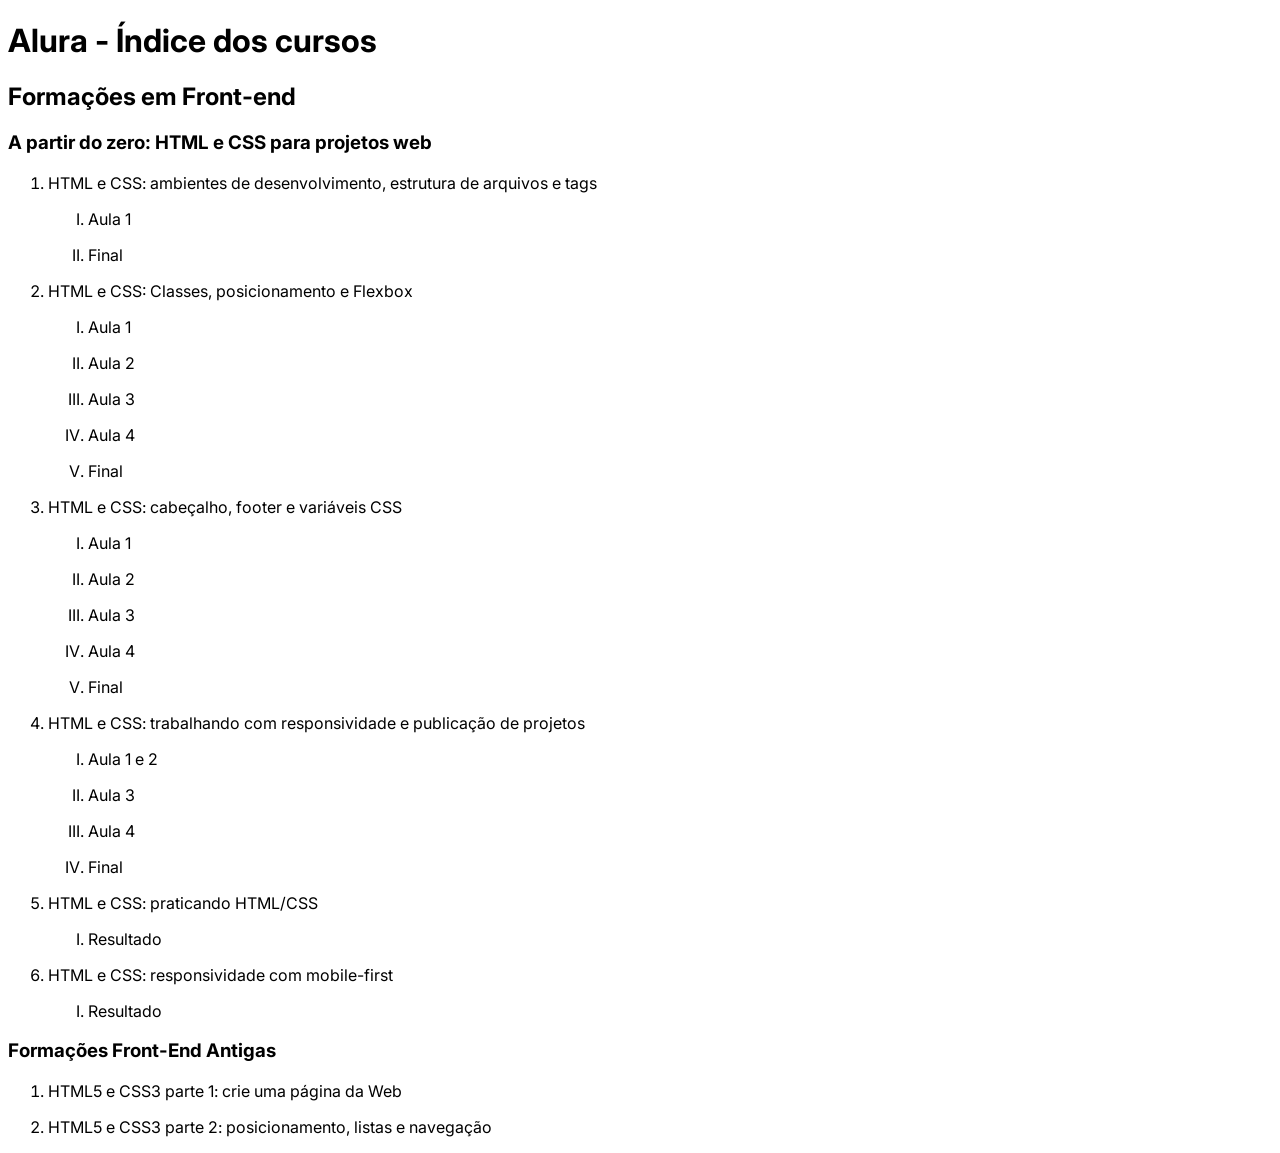
<file: index.html>
<!DOCTYPE html>
<html lang="en">
<head>
  <meta charset="UTF-8">
  <title>Indice dos cursos</title>
  <link href="https://fonts.googleapis.com/css2?family=Inter:wght@400;700&display=swap" rel="stylesheet">
  <style rel="stylesheet">
    * {
      font-family: 'Inter', sans-serif;
    }

    a {
      color: black;
      text-decoration: none;
    }

    a:hover {
      text-decoration: underline;
    }
  </style>
</head>
<body>

<h1>Alura - Índice dos cursos</h1>

<h2><a href="https://cursos.alura.com.br/formacoes#front-end" target="_blank">Formações em Front-end</a></h2>

<h3><a href="https://cursos.alura.com.br/formacao-html-css" target="_blank">A partir do zero: HTML e CSS para projetos web</a></h3>

<ol>
  <li><p><a href="https://cursos.alura.com.br/course/html-css-ambiente-arquivos-tags" target="_blank">HTML e CSS: ambientes de desenvolvimento, estrutura de arquivos e tags</a></p>
    <ol type="I">
      <li><p><a href="Formacao-HTMLCSS-1/curso-01/aula-1.html">Aula 1</a></p></li>
      <li><p><a href="Formacao-HTMLCSS-1/curso-01/index.html">Final</a></p></li>
    </ol>
  </li>
  <li><p><a href="https://cursos.alura.com.br/course/html-css-classes-posicionamento-flexbox" target="_blank">HTML e CSS: Classes, posicionamento e Flexbox</a></p>
    <ol type="I">
      <li><p><a href="Formacao-HTMLCSS-1/curso-02/aula-1.html">Aula 1</a></p></li>
      <li><p><a href="Formacao-HTMLCSS-1/curso-02/aula-2.html">Aula 2</a></p></li>
      <li><p><a href="Formacao-HTMLCSS-1/curso-02/aula-3.html">Aula 3</a></p></li>
      <li><p><a href="Formacao-HTMLCSS-1/curso-02/aula-4.html">Aula 4</a></p></li>
      <li><p><a href="Formacao-HTMLCSS-1/curso-02/index.html">Final</a></p></li>
    </ol>
  </li>
  <li><p><a href="https://cursos.alura.com.br/course/html-css-cabecalho-footer-variaveis-css" target="_blank">HTML e CSS: cabeçalho, footer e variáveis CSS</a></p>
    <ol type="I">
      <li><p><a href="Formacao-HTMLCSS-1/curso-03/aula-1.html">Aula 1</a></p></li>
      <li><p><a href="Formacao-HTMLCSS-1/curso-03/aula-2.html">Aula 2</a></p></li>
      <li><p><a href="Formacao-HTMLCSS-1/curso-03/aula-3.html">Aula 3</a></p></li>
      <li><p><a href="Formacao-HTMLCSS-1/curso-03/aula-4.html">Aula 4</a></p></li>
      <li><p><a href="Formacao-HTMLCSS-1/curso-03/index.html">Final</a></p></li>
    </ol>
  </li>
  <li><p><a href="https://cursos.alura.com.br/course/html-css-responsividade-publicacao-projetos" target="_blank">HTML e CSS: trabalhando com responsividade e publicação de projetos</a></p>
    <ol type="I">
      <li><p><a href="Formacao-HTMLCSS-1/curso-04/aula-1-2.html">Aula 1 e 2</a></p></li>
      <li><p><a href="Formacao-HTMLCSS-1/curso-04/aula-3.html">Aula 3</a></p></li>
      <li><p><a href="Formacao-HTMLCSS-1/curso-04/aula-4.html">Aula 4</a></p></li>
      <li><p><a href="Formacao-HTMLCSS-1/curso-04/index.html">Final</a></p></li>
    </ol>
  </li>
  <li><p><a href="https://cursos.alura.com.br/course/html-css-praticando-html-css" target="_blank">HTML e CSS: praticando HTML/CSS</a></p>
    <ol type="I">
      <li><p><a href="Formacao-HTMLCSS-1/curso-05/index.html">Resultado</a></p></li>
    </ol>
  </li>
  <li><p><a href="https://cursos.alura.com.br/course/html-css-responsividade-mobile-first" target="blank">HTML e CSS: responsividade com mobile-first</a></p>
    <ol type="I">
      <li><p><a href="Formacao-HTMLCSS-1/curso-06/index.html">Resultado</a></p></li>
    </ol>
  </li>
  <!--
    <li><p><a href="" target="blank"></a></p>
      <ol type="I">
        <li><p><a href=""></a></p></li>
      </ol>
    </li>
    <li><p><a href=""></a></p></li>
  -->
</ol>

<h3>Formações Front-End Antigas</h3>

<ol>
  <li><p><a href="Formacoes-Antigas/01-HTML5CSS3-1/index.html">HTML5 e CSS3 parte 1: crie uma página da Web</a></p></li>
  <li><p><a href="Formacoes-Antigas/02-HTML5CSS3-2/index.html">HTML5 e CSS3 parte 2: posicionamento, listas e navegação</a></p></li>
</ol>



</body>
</html>
</file>
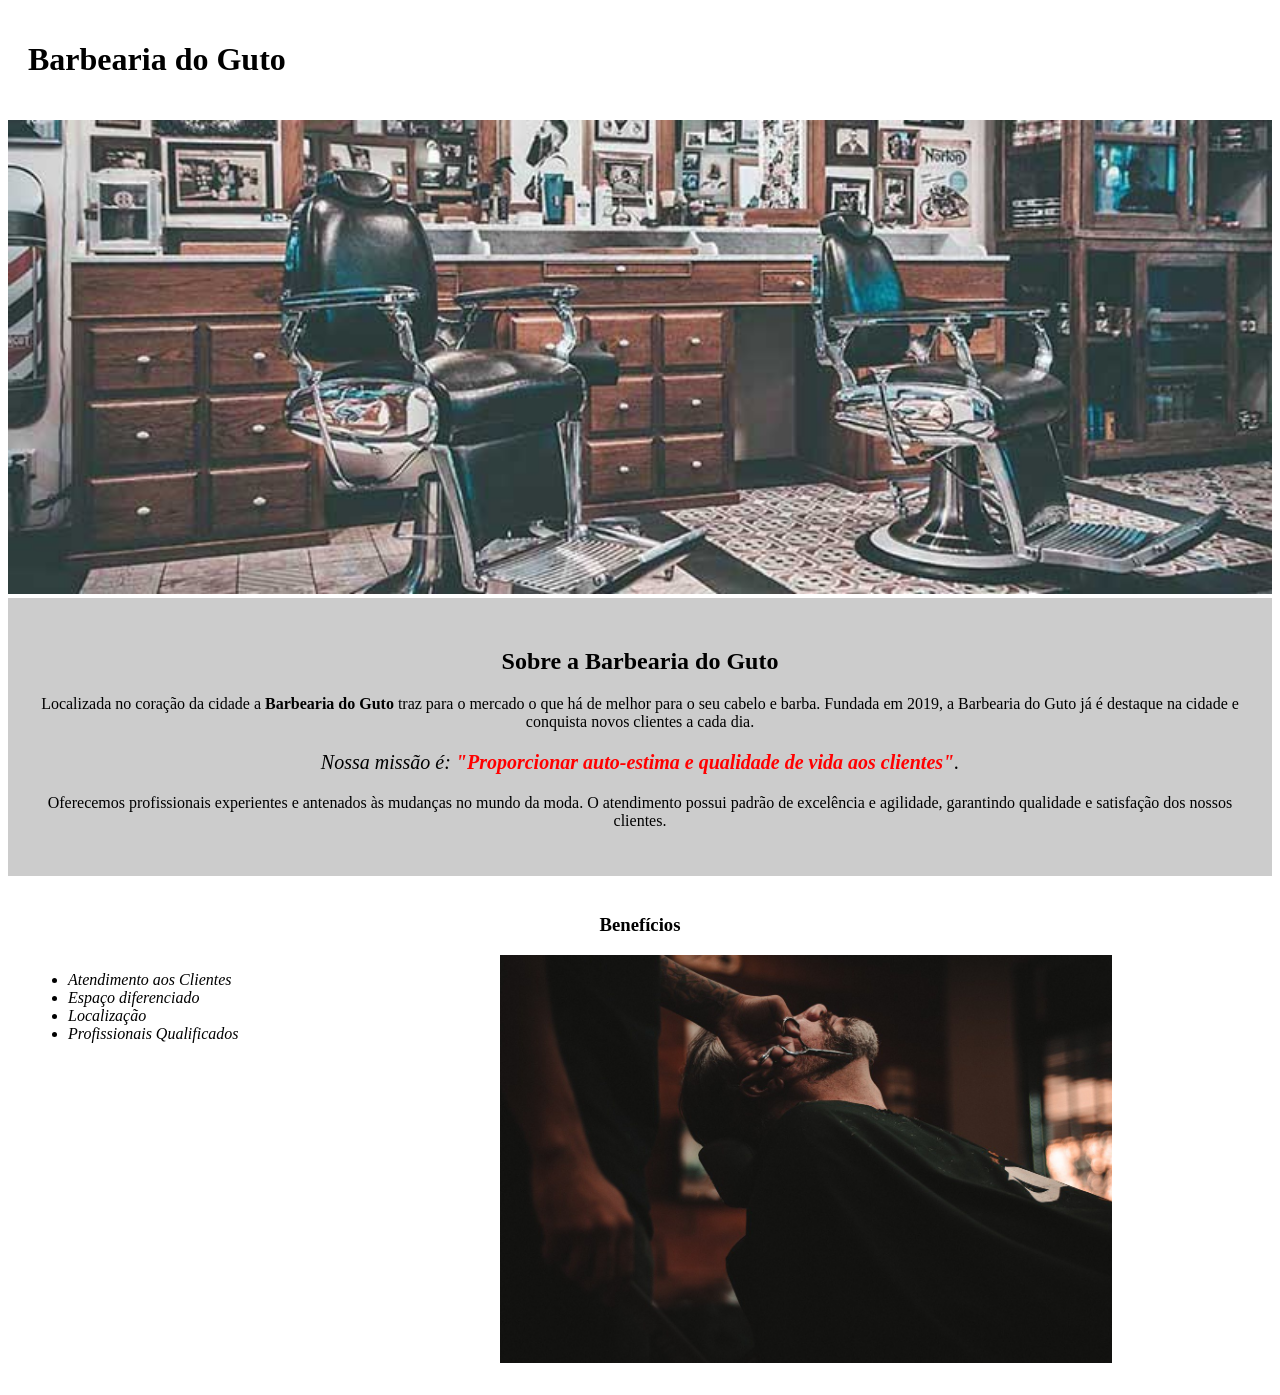
<file: 01-HTML5CSS3-1/index.html>
<!DOCTYPE html>
<html lang="pt-br">
<head>
    <meta charset="UTF-8">
    <title>Barbearia do Guto</title>
    <link href="styles.css" rel="stylesheet"/>

</head>
<body>

    <header>
        <h1 class="main-title">Barbearia do Guto</h1>
    </header>

    <img id="banner" src="banner.jpg"/>

    <div class="principal">
        <h2 class="centralized-title">Sobre a Barbearia do Guto</h2>

        <p>Localizada no coração da cidade a <strong>Barbearia do Guto</strong> traz para o mercado o que há de melhor
            para o
            seu
            cabelo e barba. Fundada em 2019, a Barbearia do Guto já é destaque na cidade e conquista novos clientes a cada
            dia.
        </p>

        <p id="mission"><em>Nossa missão é: <strong>"Proporcionar auto-estima e qualidade de vida aos
            clientes"</strong>.</em>
        </p>

        <p>Oferecemos profissionais experientes e antenados às mudanças no mundo da moda. O atendimento possui padrão de
            excelência e agilidade, garantindo qualidade e satisfação dos nossos clientes.</p>

    </div>

    <div class="benefits">
        <h3 class="centralized-title">Benefícios</h3>

        <ul>
            <li class="items">Atendimento aos Clientes</li>
            <li class="items">Espaço diferenciado</li>
            <li class="items">Localização</li>
            <li class="items">Profissionais Qualificados</li>
        </ul>

        <img alt="" class="img-benefits" src="beneficios.jpg"/>
    </div>

</body>
</html>
</file>
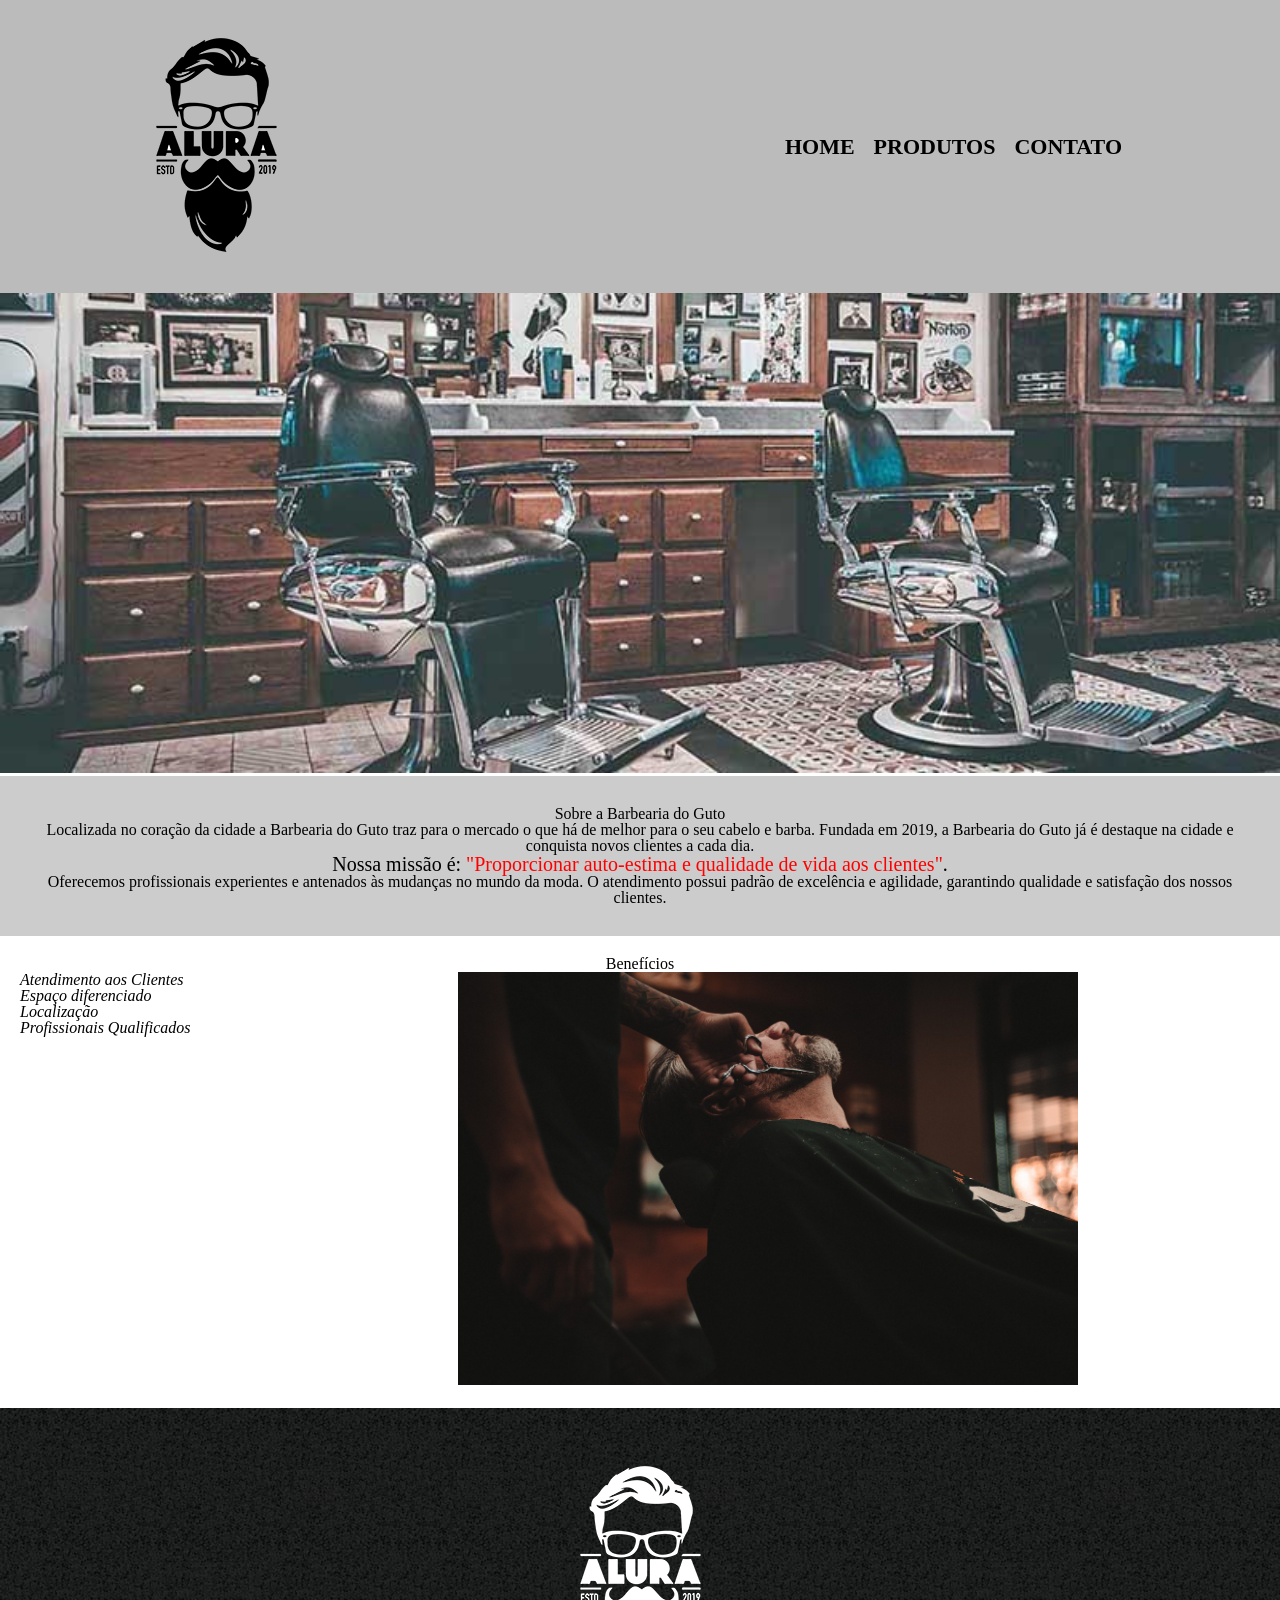
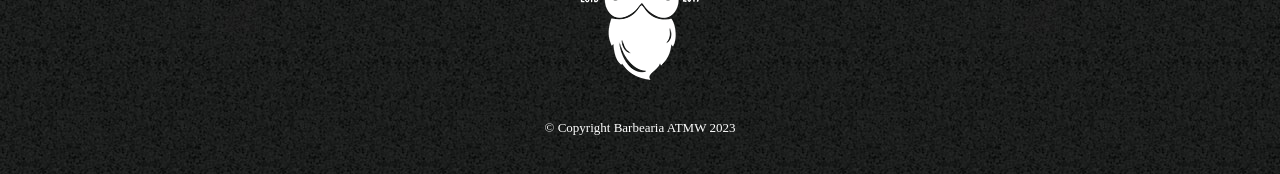
<file: 02-HTML5CSS3-2/index.html>
<!DOCTYPE html>
<html lang="pt-br">
<head>
    <meta charset="UTF-8">
    <title>Barbearia do Guto</title>
    <link href="estilos/reset.css" rel="stylesheet"/>
    <link href="estilos/shared.css" rel="stylesheet"/>
    <link href="estilos/styles.css" rel="stylesheet"/>
</head>
<body>

    <header>
        <div class="header-wrapper">
            <h1>
                <img src="imagens/logo.png">
            </h1>
            <nav>
                <ul>
                    <li><a href="index.html">Home</a></li>
                    <li><a href="produtos.html">Produtos</a></li>
                    <li><a href="contato.html">Contato</a></li>
                </ul>
            </nav>

        </div>
    </header>

    <main>

        <img id="banner" src="imagens/banner.jpg"/>

        <div class="principal">
            <h2 class="centralized-title">Sobre a Barbearia do Guto</h2>

            <p>Localizada no coração da cidade a <strong>Barbearia do Guto</strong> traz para o mercado o que há de
                melhor para o seu cabelo e barba. Fundada em 2019, a Barbearia do Guto já é destaque na cidade e
                conquista novos clientes a cada dia.</p>

            <p id="mission"><em>Nossa missão é: <strong>"Proporcionar auto-estima e qualidade de vida aos
                clientes"</strong>.</em>
            </p>

            <p>Oferecemos profissionais experientes e antenados às mudanças no mundo da moda. O atendimento possui
                padrão de excelência e agilidade, garantindo qualidade e satisfação dos nossos clientes.</p>

        </div>

        <div class="benefits">
            <h3 class="centralized-title">Benefícios</h3>

            <ul>
                <li class="items">Atendimento aos Clientes</li>
                <li class="items">Espaço diferenciado</li>
                <li class="items">Localização</li>
                <li class="items">Profissionais Qualificados</li>
            </ul>

            <img alt="" class="img-benefits" src="imagens/beneficios.jpg"/>
        </div>
    </main>


    <footer>
        <img alt="" src="imagens/logo-branco.png">
        <p class="copyright">&copy; Copyright Barbearia ATMW 2023</p>
    </footer>

</body>
</html>
</file>
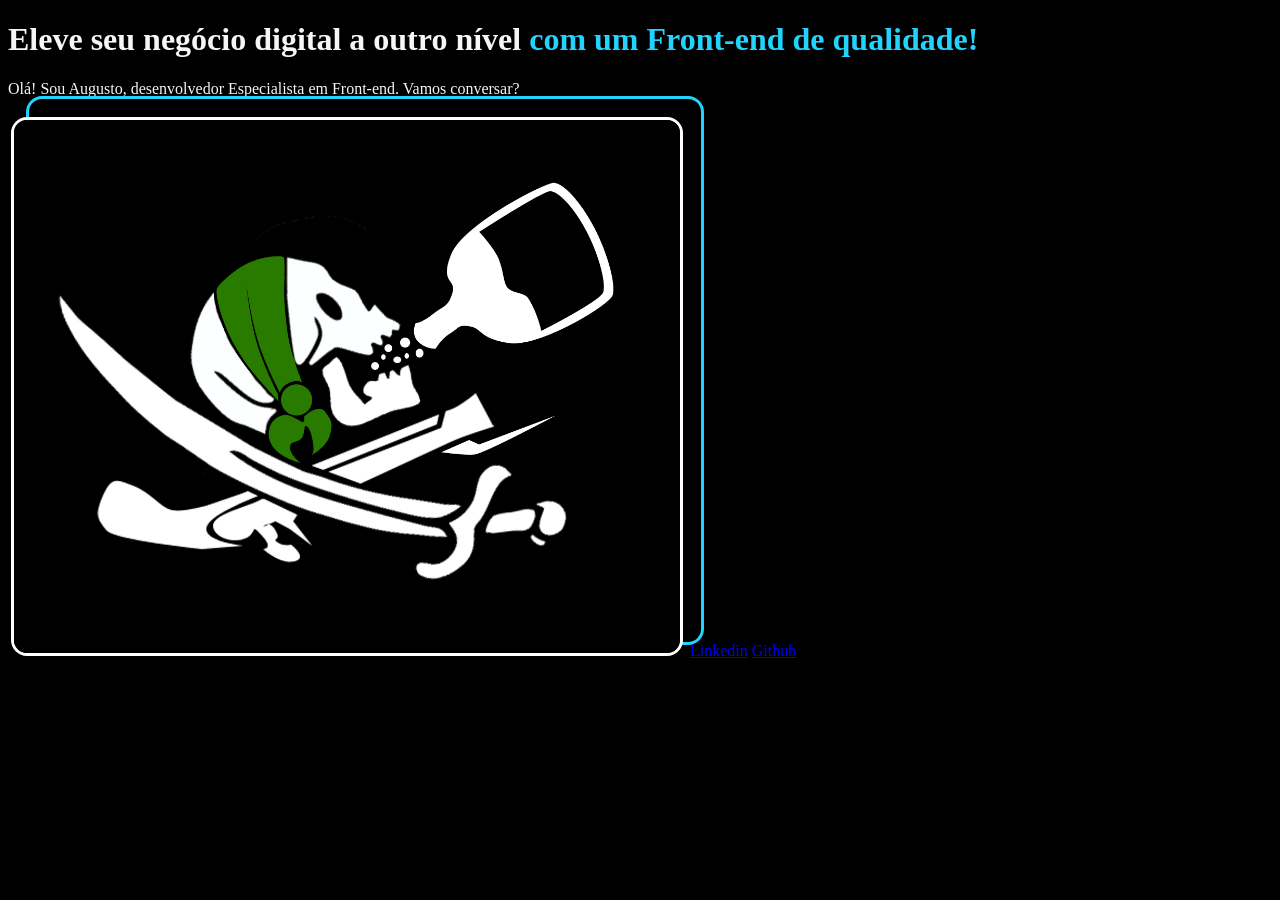
<file: 03-HTMLCSS-ambienteDev-estruturaArquivos-tags/index.html>
<!doctype html>
<html lang="pt-br">
<head>
    <meta charset="UTF-8" />
    <meta name="viewport" content="width=device-width, user-scalable=no, initial-scale=1.0, maximum-scale=1.0, minimum-scale=1.0" />
    <meta http-equiv="X-UA-Compatible" content="ie=edge" />
    <title>Document</title>
    <link rel="stylesheet" href="styles/index.css">
</head>
<body>
<header></header>
<main>
    <h1>Eleve seu negócio digital a outro nível <strong>com um Front-end de qualidade!</strong></h1>
    <p>Olá! Sou Augusto, desenvolvedor Especialista em Front-end. Vamos conversar?</p>
    <span class="img-border">
        <img src="medias/augusto_pirate_flag.png" alt="logo pirata">
    </span>
    <a href="https://linkedin.com/in/augustotmw" target="_blank">Linkedin</a>
    <a href="https://github.com/augustotmw" target="_blank">Github</a>
</main>
<footer></footer>
</body>
</html>
</file>
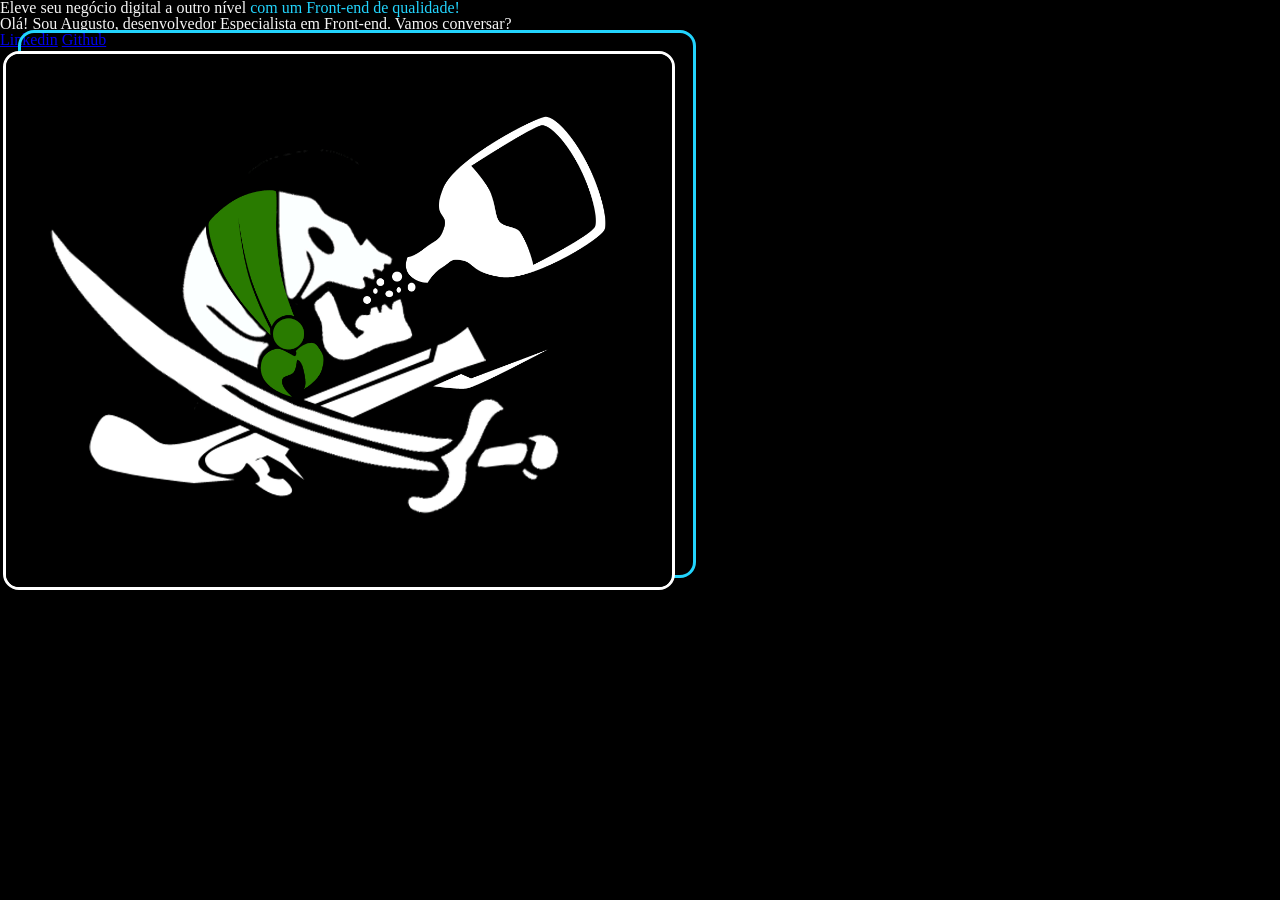
<file: 04-HTMLCSS-classes-pos-flex/index.html>
<!doctype html>
<html lang="pt-br">
<head>
    <meta charset="UTF-8" />
    <meta name="viewport" content="width=device-width, user-scalable=no, initial-scale=1.0, maximum-scale=1.0, minimum-scale=1.0" />
    <meta http-equiv="X-UA-Compatible" content="ie=edge" />
    <title>Document</title>
    <link rel="stylesheet" href="styles/reset.css">
    <link rel="stylesheet" href="styles/index.css">
</head>
<body>
<header></header>
<main>
    <section>
        <h1>Eleve seu negócio digital a outro nível <strong>com um Front-end de qualidade!</strong></h1>
        <p>Olá! Sou Augusto, desenvolvedor Especialista em Front-end. Vamos conversar?</p>
        <div class="actions">
            <a href="https://linkedin.com/in/augustotmw" target="_blank">Linkedin</a>
            <a href="https://github.com/augustotmw" target="_blank">Github</a>
        </div>
    </section>
    <span class="img-border">
        <img src="medias/augusto_pirate_flag.png" alt="logo pirata">
    </span>
</main>
<footer></footer>
</body>
</html>
</file>
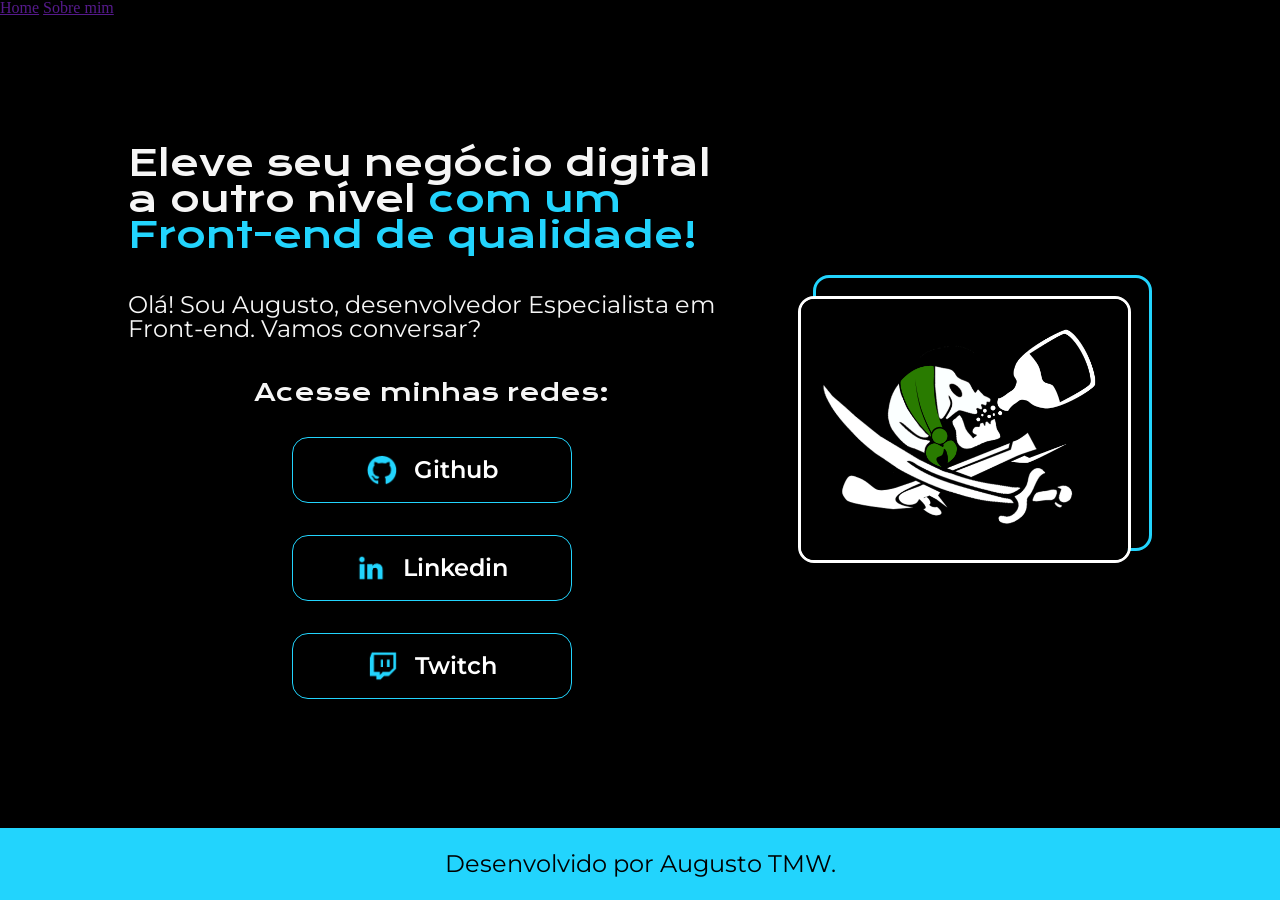
<file: 05-HTMLCSS-cabecalho-footer-variaveisCSS/index.html>
<!doctype html>
<html lang="pt-br">
<head>
    <meta charset="UTF-8" />
    <meta name="viewport" content="width=device-width, user-scalable=no, initial-scale=1.0, maximum-scale=1.0, minimum-scale=1.0" />
    <meta http-equiv="X-UA-Compatible" content="ie=edge" />
    <title>Document</title>
    <link rel="stylesheet" href="styles/reset.css">
    <link rel="stylesheet" href="styles/index.css">
</head>
<body>
<header>
    <nav>
        <a href="">Home</a>
        <a href="">Sobre mim</a>
    </nav>
</header>
<main>
    <section>
        <h1>Eleve seu negócio digital a outro nível <strong>com um Front-end de qualidade!</strong></h1>
        <p>Olá! Sou Augusto, desenvolvedor Especialista em Front-end. Vamos conversar?</p>
        <div class="actions">
            <h2>Acesse minhas redes:</h2>
            <a href="https://github.com/augustotmw" target="_blank"><img src="medias/logo-github.png" alt="">Github</a>
            <a href="https://linkedin.com/in/augustotmw" target="_blank"><img src="medias/logo-linkedin.png" alt="">Linkedin</a>
            <a href="https://www.twitch.tv/augustotmw" target="_blank"><img src="medias/logo-twitch.png" alt="">Twitch</a>
        </div>
    </section>
    <span class="img-border">
        <img src="medias/augusto_pirate_flag.png" alt="logo pirata">
    </span>
</main>
<footer>
    <p>Desenvolvido por Augusto TMW.</p>
</footer>
</body>
</html>
</file>
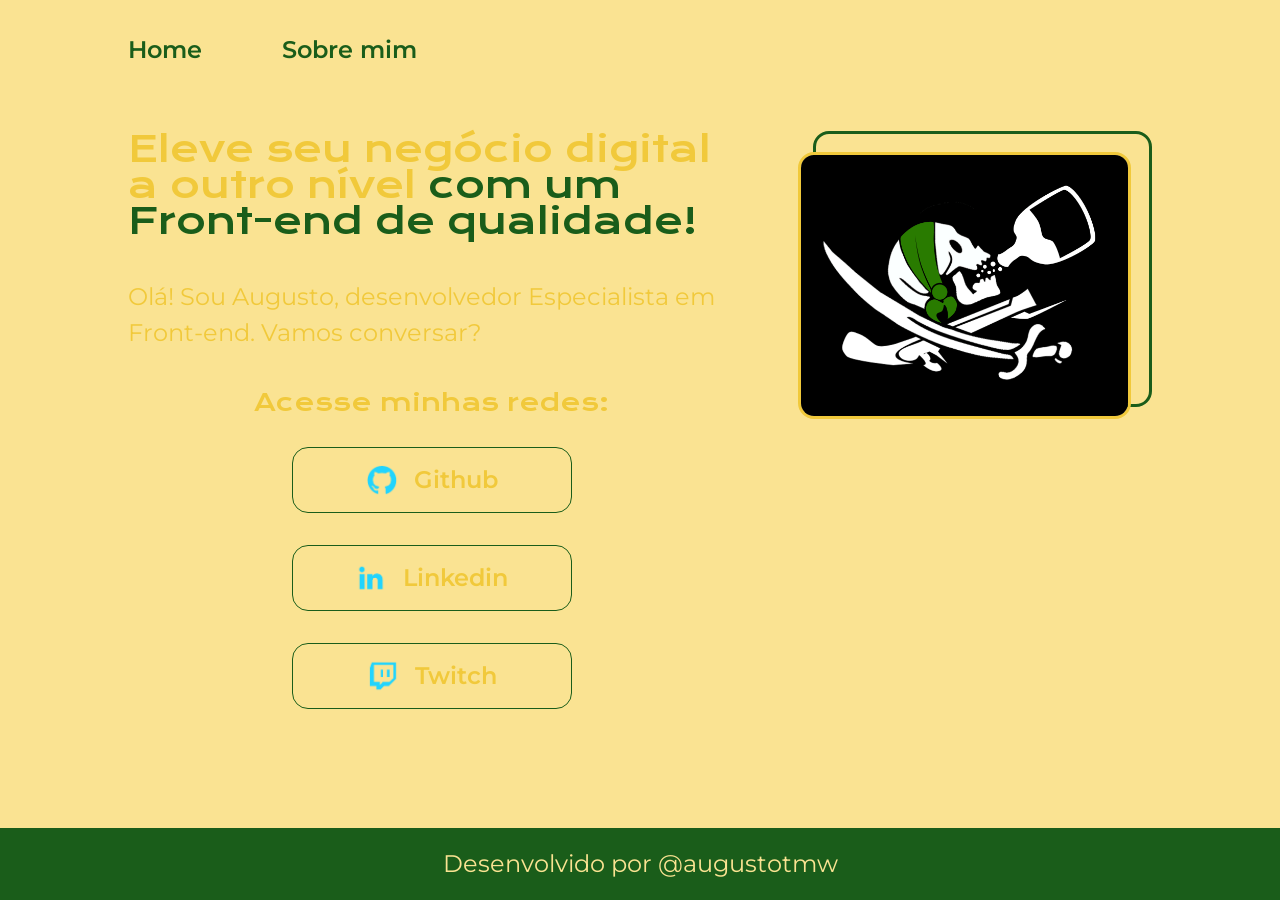
<file: Formacao-HTMLCSS-1/curso-03/index.html>
<!doctype html>
<html lang="pt-br">
<head>
    <meta charset="UTF-8" />
    <meta name="viewport" content="width=device-width, user-scalable=no, initial-scale=1.0, maximum-scale=1.0, minimum-scale=1.0" />
    <meta http-equiv="X-UA-Compatible" content="ie=edge" />
    <title>Document</title>
    <link rel="stylesheet" href="styles/reset.css">
    <link rel="stylesheet" href="styles/index.css">
</head>
<body>
<header>
    <nav>
        <a href="index.html">Home</a>
        <a href="about.html">Sobre mim</a>
    </nav>
</header>
<main>
    <section>
        <h1>Eleve seu negócio digital a outro nível <strong>com um Front-end de qualidade!</strong></h1>
        <p>Olá! Sou Augusto, desenvolvedor Especialista em Front-end. Vamos conversar?</p>
        <div class="actions">
            <h2>Acesse minhas redes:</h2>
            <a href="https://github.com/augustotmw" target="_blank"><img src="medias/logo-github.png" alt="">Github</a>
            <a href="https://linkedin.com/in/augustotmw" target="_blank"><img src="medias/logo-linkedin.png" alt="">Linkedin</a>
            <a href="https://www.twitch.tv/augustotmw" target="_blank"><img src="medias/logo-twitch.png" alt="">Twitch</a>
        </div>
    </section>
    <span class="img-border">
        <img src="medias/augusto_pirate_flag.png" alt="logo pirata">
    </span>
</main>
<footer>
    <p>Desenvolvido por @augustotmw</p>
</footer>
</body>
</html>
</file>
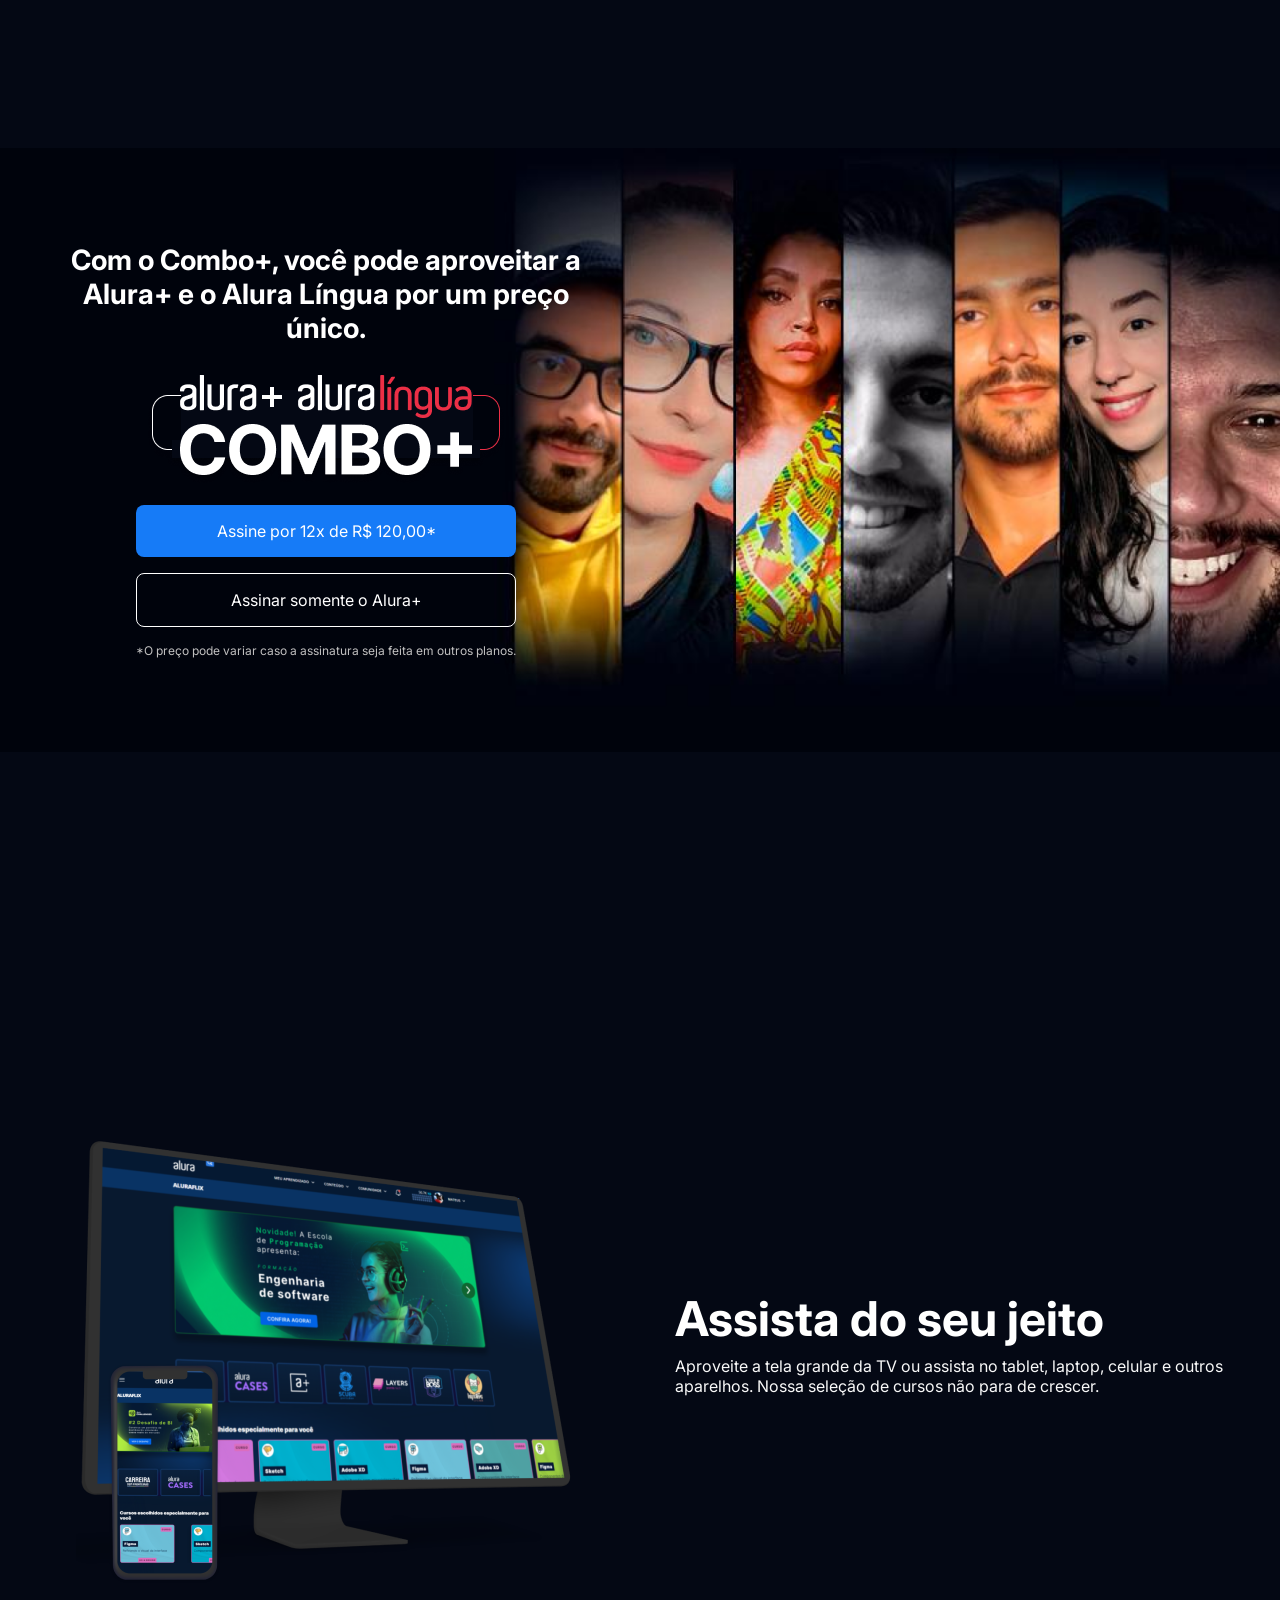
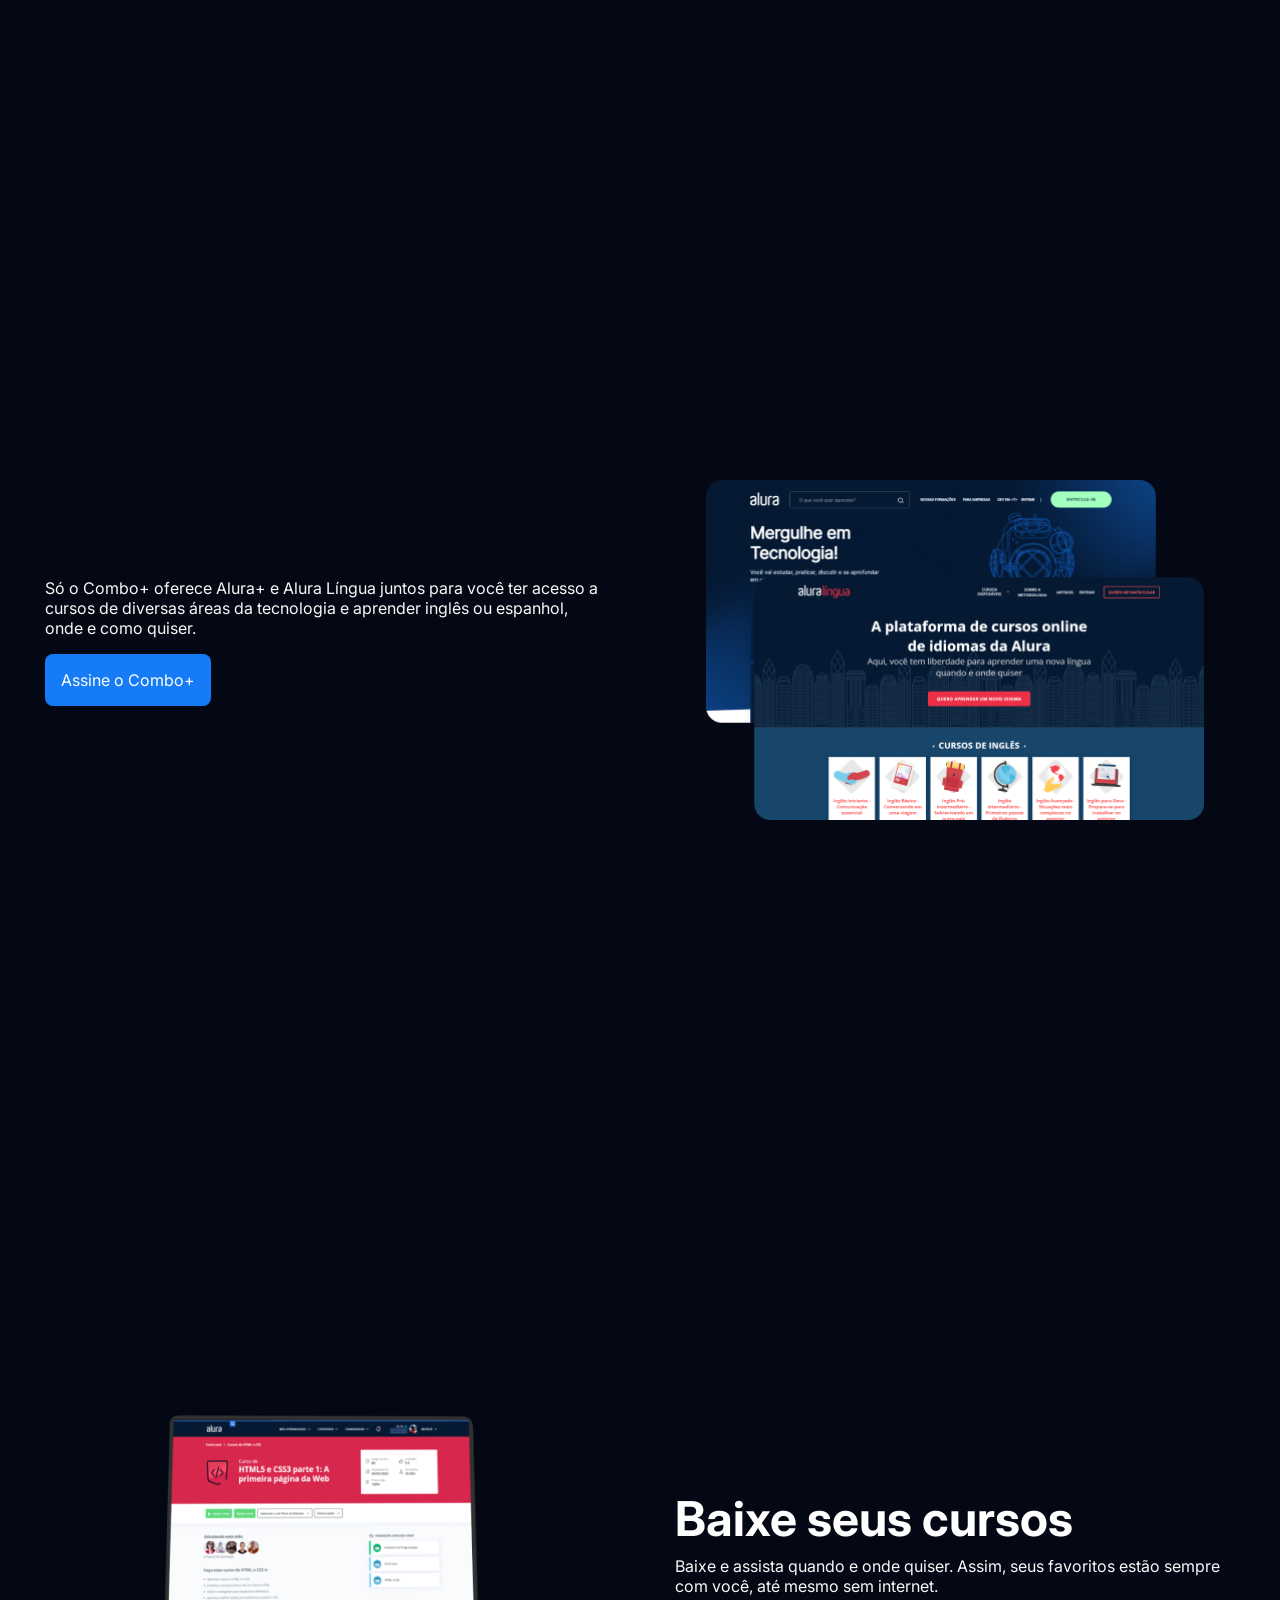
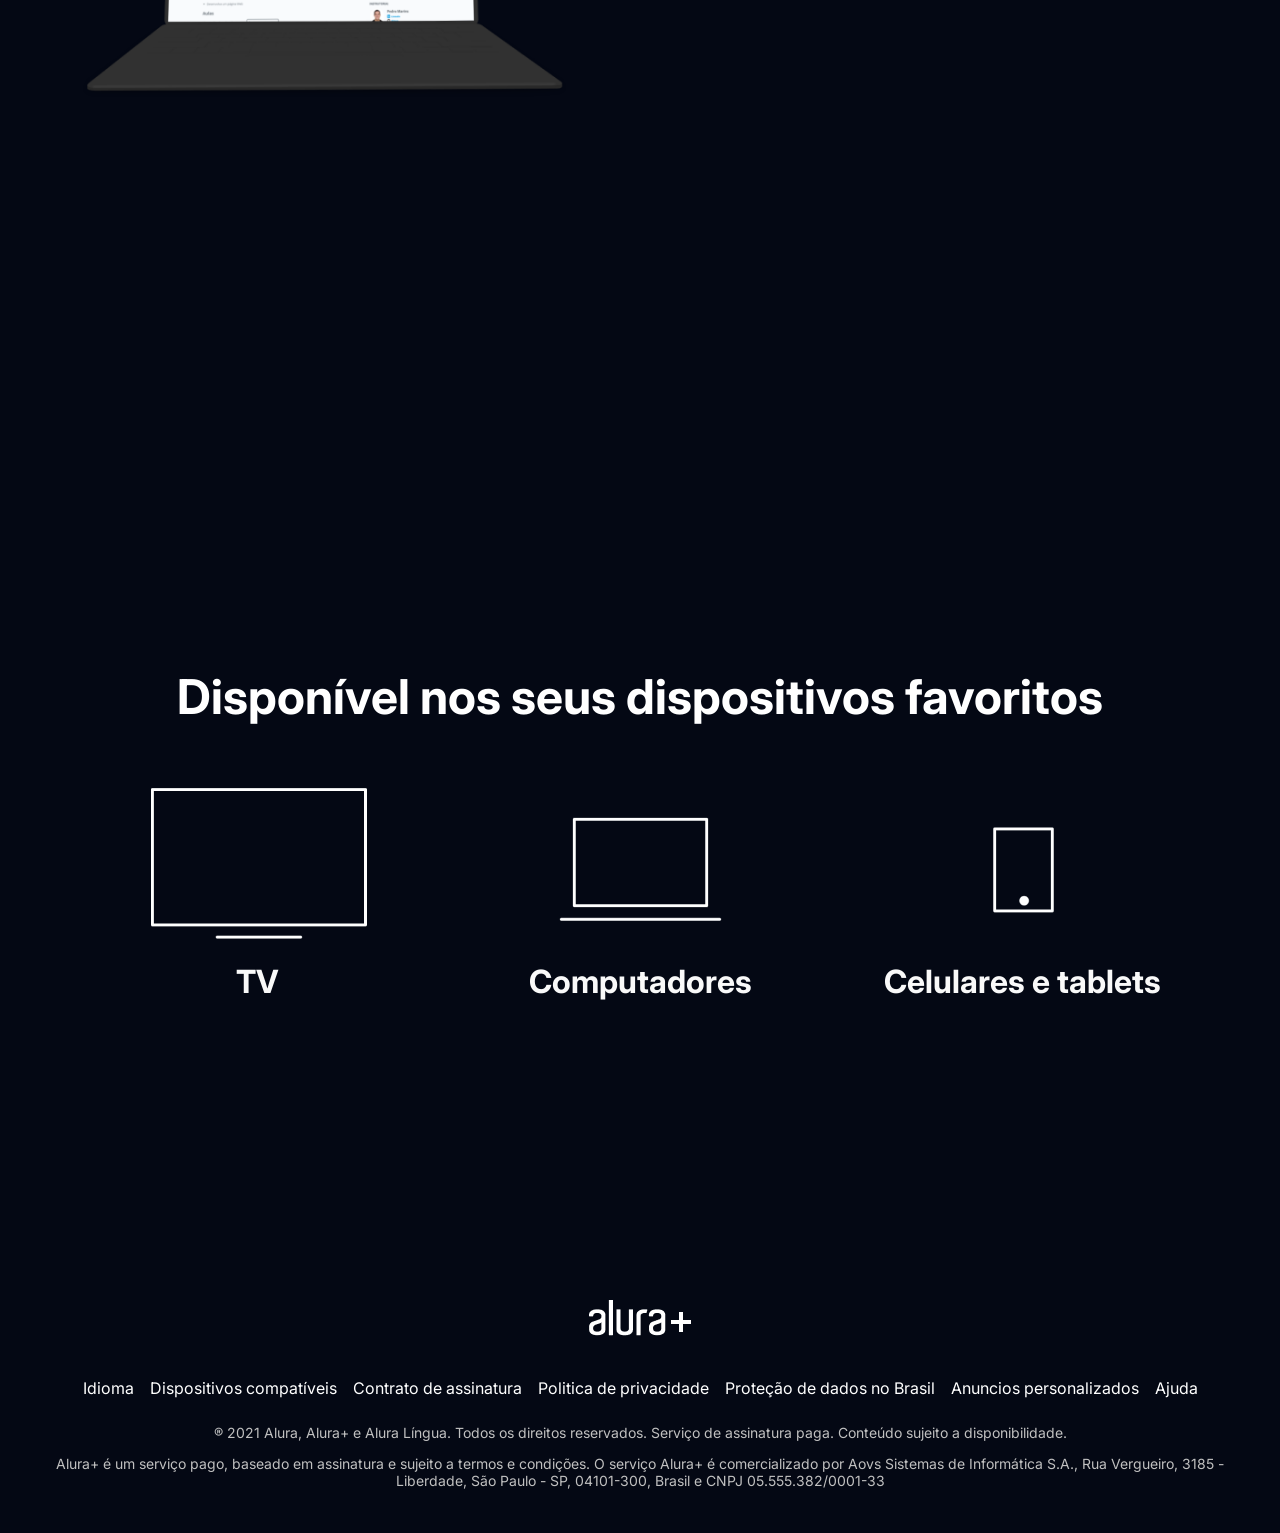
<file: Formacao-HTMLCSS-1/curso-05/index.html>
<!doctype html>
<html lang="pt-br">
<head>
    <meta charset="UTF-8" />
    <meta name="viewport" content="width=device-width, user-scalable=no, initial-scale=1.0, maximum-scale=1.0, minimum-scale=1.0" />
    <meta http-equiv="X-UA-Compatible" content="ie=edge" />
    <title>HTML e CSS: praticando HTML/CSS - Alura</title>
    <link rel="preconnect" href="https://fonts.googleapis.com">
    <link rel="preconnect" href="https://fonts.gstatic.com" crossorigin>
    <link href="https://fonts.googleapis.com/css2?family=Inter:wght@400;700&display=swap" rel="stylesheet">
    <link rel="stylesheet" href="styles/index.css">
</head>
<body>
<section id="landing">
    <div>
        <h1>Com o Combo+, você pode aproveitar a Alura+ e o Alura Língua por um preço único.</h1>

        <img src="medias/Combo.png" alt="Combo + - Alura+ e Alura Língua" />

        <ul>
            <li><a href="#" class="btn">Assine por 12x de R$ 120,00*</a></li>
            <li><a href="#" class="btn">Assinar somente o Alura+</a></li>
            <li>*O preço pode variar caso a assinatura seja feita em outros planos.</li>
        </ul>
    </div>
</section>
<section id="platforms">
    <div>
        <img src="medias/Plataformas.png" alt="Assista do seu jeito" />
    </div>
    <div>
        <h2>Assista do seu jeito</h2>
        <p>Aproveite a tela grande da TV ou assista no tablet, laptop, celular e outros aparelhos. Nossa seleção de cursos não para de crescer.</p>
    </div>
</section>
<section id="promotions">
    <div>
        <p>Só o Combo+ oferece Alura+ e Alura Língua juntos para você ter acesso a cursos de diversas áreas da tecnologia e aprender inglês ou espanhol, onde e como quiser.</p>
        <a href="#" class="btn">Assine o Combo+</a>
    </div>
    <div>
        <img src="medias/Telas.png" alt="Promoção">
    </div>
</section>
<section id="courses">
    <div>
        <img src="medias/Notebook.png" alt="Baixe seus cursos" />
    </div>
    <div>
        <h2>Baixe seus cursos</h2>
        <p>Baixe e assista quando e onde quiser. Assim, seus favoritos estão sempre com você, até mesmo sem internet.</p>
    </div>
</section>
<section id="devices">
    <h2>Disponível nos seus dispositivos favoritos</h2>
    <ul>
        <li>
            <img src="medias/tv.png" alt="TV">
            <p>TV</p>
        </li>
        <li>
            <img src="medias/computador.png" alt="Computadores">
            <p>Computadores</p>
        </li>
        <li>
            <img src="medias/celular.png" alt="Celulares e tablets">
            <p>Celulares e tablets</p>
        </li>
    </ul>
</section>
<footer>
    <img src="medias/Logo.png" alt="Alura+">
    <ul>
        <li><a href="#">Idioma</a></li>
        <li><a href="#">Dispositivos compatíveis</a></li>
        <li><a href="#">Contrato de assinatura</a></li>
        <li><a href="#">Politica de privacidade</a></li>
        <li><a href="#">Proteção de dados no Brasil</a></li>
        <li><a href="#">Anuncios personalizados</a></li>
        <li><a href="#">Ajuda</a></li>
    </ul>
    <p>® 2021 Alura, Alura+ e Alura Língua. Todos os direitos reservados. Serviço de assinatura paga. Conteúdo sujeito a disponibilidade.</p>
    <p>Alura+ é um serviço pago, baseado em assinatura e sujeito a termos e condições. O serviço Alura+ é comercializado por Aovs Sistemas de Informática S.A., Rua Vergueiro, 3185 - Liberdade, São Paulo - SP, 04101-300, Brasil e CNPJ 05.555.382/0001-33</p>
</footer>
</body>
</html>
</file>
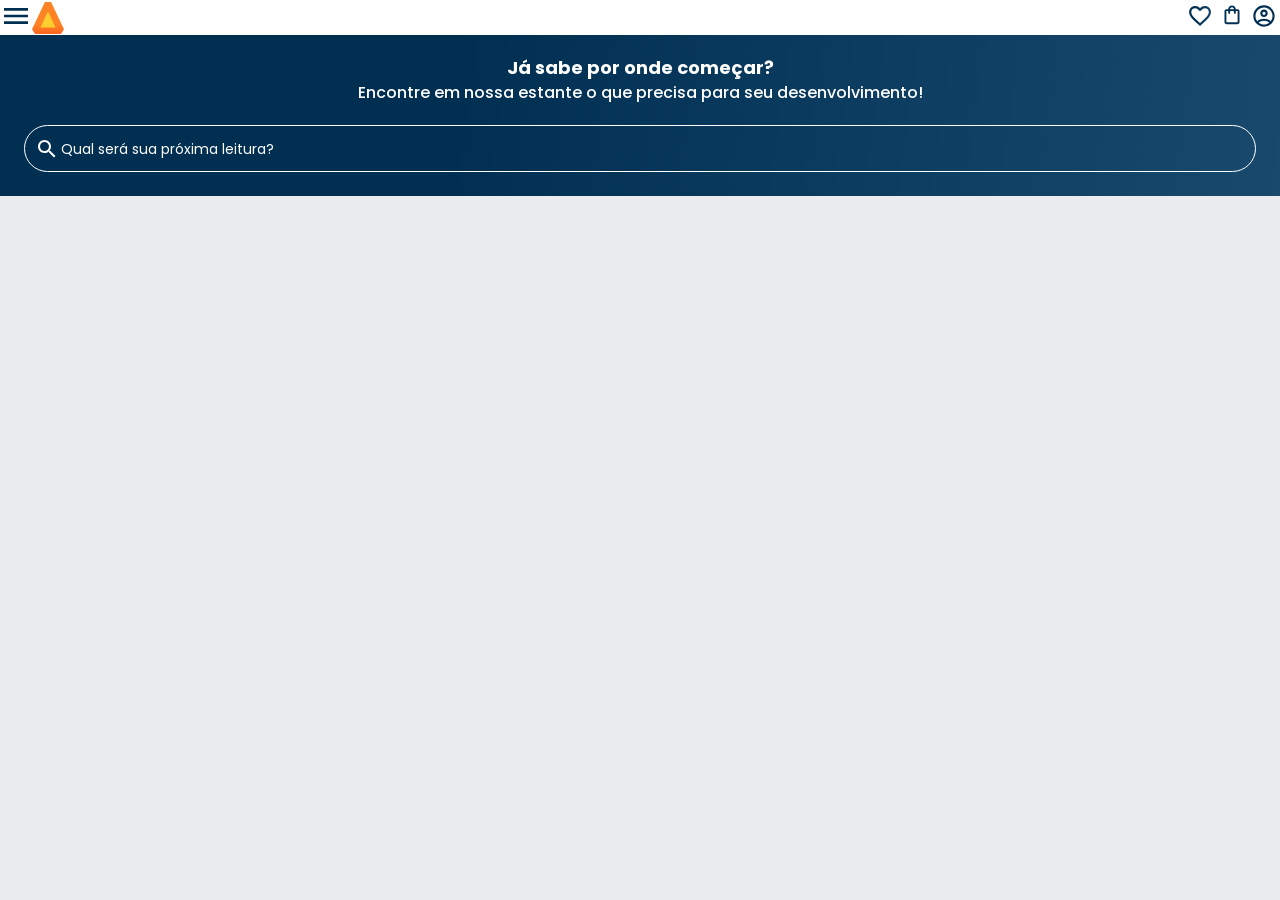
<file: Formacao-HTMLCSS-1/curso-06/index.html>
<!DOCTYPE html>
<html lang="en">
<head>
    <meta charset="UTF-8" />
    <meta name="viewport" content="width=device-width, initial-scale=1.0" />
    <title>AluraBooks</title>
    <link rel="stylesheet" href="assets/styles.css">
</head>
<body>
    <header>
        <div>
            <input type="checkbox" name="menu" id="menu">
            <label for="menu">
                <span class="menu"></span>
            </label>
            <ul>
                <li><span>Categorias</span></li>
                <li><a href="#">Programação</a></li>
                <li><a href="#">Front-End</a></li>
                <li><a href="#">Infraestrutura</a></li>
                <li><a href="#">Business</a></li>
                <li><a href="#">Design &amp;amp; UX</a></li>
            </ul>
            <img src="assets/imgs/Logo.svg" alt="AluraBooks" class="logo" />
        </div>
        <div>
            <a href="#"><img src="assets/imgs/Favoritos.svg" alt=""><span></span></a>
            <a href="#"><img src="assets/imgs/Compras.svg" alt=""><span></span></a>
            <a href="#"><img src="assets/imgs/Usuario.svg" alt=""><span></span></a>
        </div>
    </header>
    <section class="banner">
        <h2>Já sabe por onde começar?</h2>
        <p>Encontre em nossa estante o que precisa para seu desenvolvimento!</p>
        <input type="search" id="searchBook" name="searchBook" placeholder="Qual será sua próxima leitura?">
    </section>
</body>
</html>
</file>
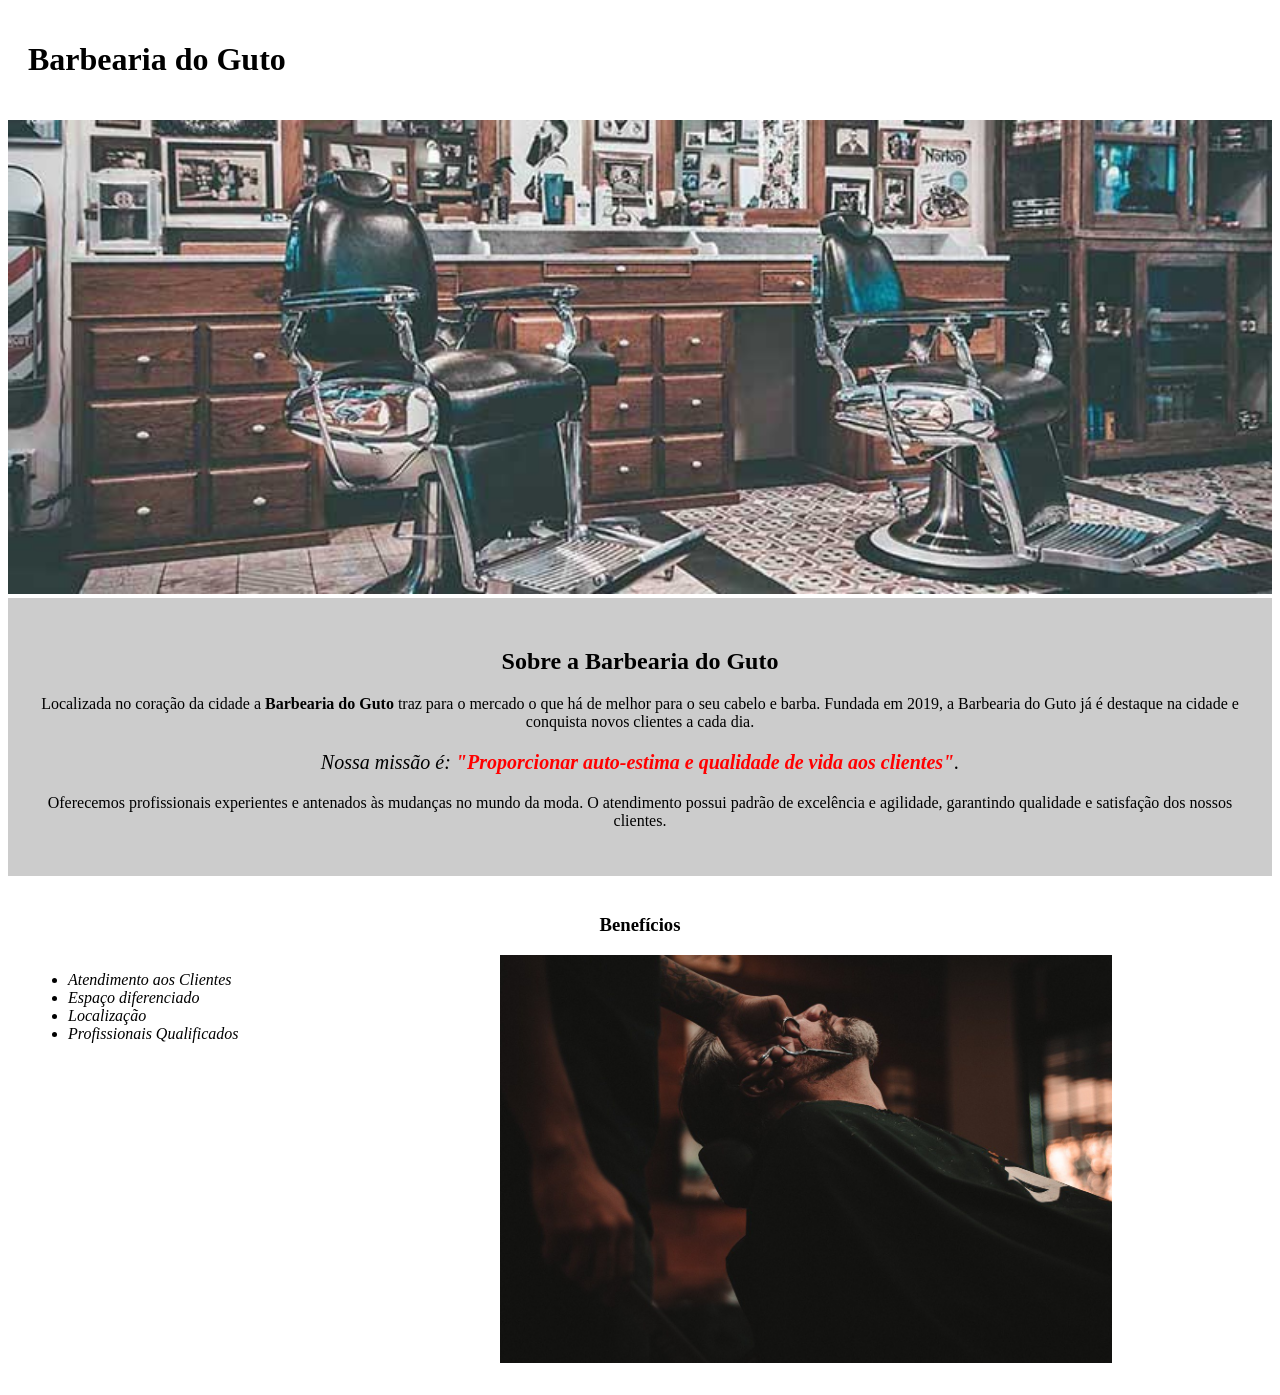
<file: Formacoes-Antigas/01-HTML5CSS3-1/index.html>
<!DOCTYPE html>
<html lang="pt-br">
<head>
    <meta charset="UTF-8">
    <title>Barbearia do Guto</title>
    <link href="styles.css" rel="stylesheet"/>

</head>
<body>

    <header>
        <h1 class="main-title">Barbearia do Guto</h1>
    </header>

    <img id="banner" src="banner.jpg" alt=""/>

    <div class="principal">
        <h2 class="centralized-title">Sobre a Barbearia do Guto</h2>

        <p>Localizada no coração da cidade a <strong>Barbearia do Guto</strong> traz para o mercado o que há de melhor
            para o
            seu
            cabelo e barba. Fundada em 2019, a Barbearia do Guto já é destaque na cidade e conquista novos clientes a cada
            dia.
        </p>

        <p id="mission"><em>Nossa missão é: <strong>"Proporcionar auto-estima e qualidade de vida aos
            clientes"</strong>.</em>
        </p>

        <p>Oferecemos profissionais experientes e antenados às mudanças no mundo da moda. O atendimento possui padrão de
            excelência e agilidade, garantindo qualidade e satisfação dos nossos clientes.</p>

    </div>

    <div class="benefits">
        <h3 class="centralized-title">Benefícios</h3>

        <ul>
            <li class="items">Atendimento aos Clientes</li>
            <li class="items">Espaço diferenciado</li>
            <li class="items">Localização</li>
            <li class="items">Profissionais Qualificados</li>
        </ul>

        <img alt="" class="img-benefits" src="beneficios.jpg"/>
    </div>

</body>
</html>
</file>
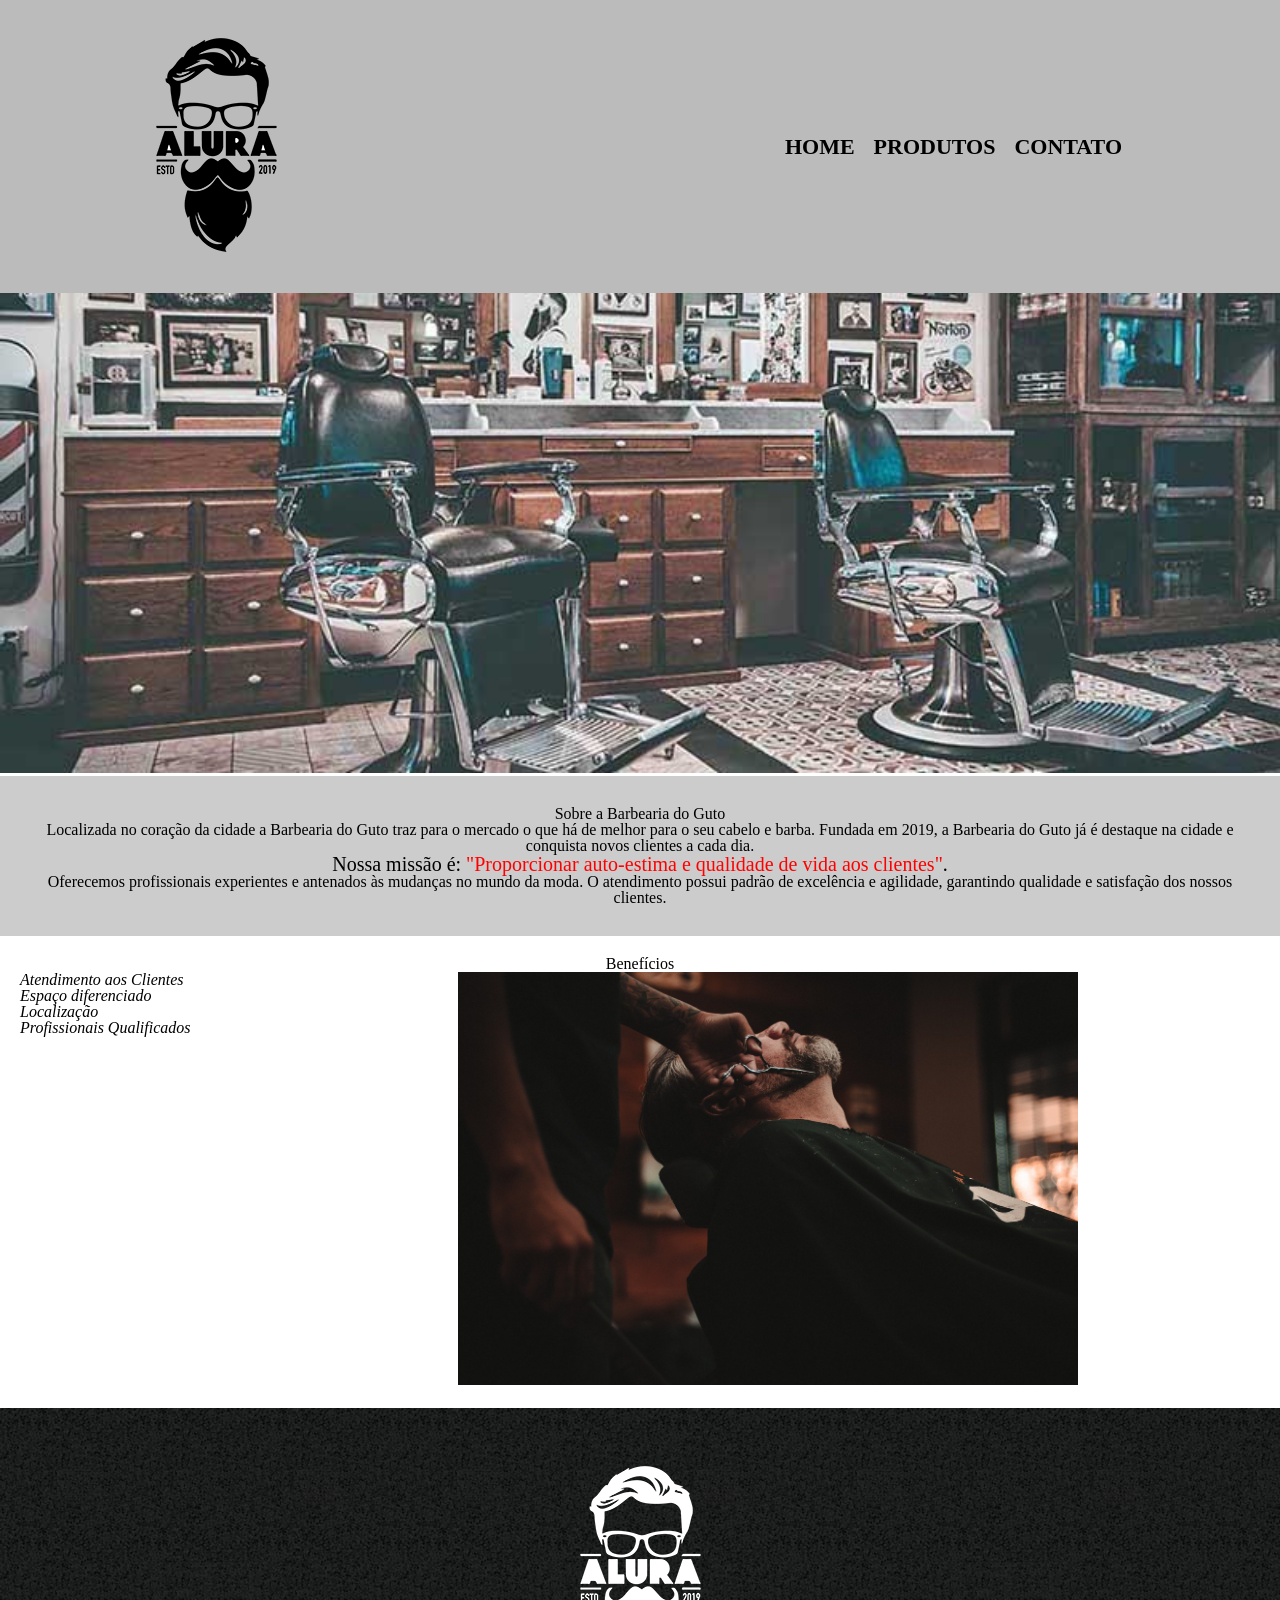
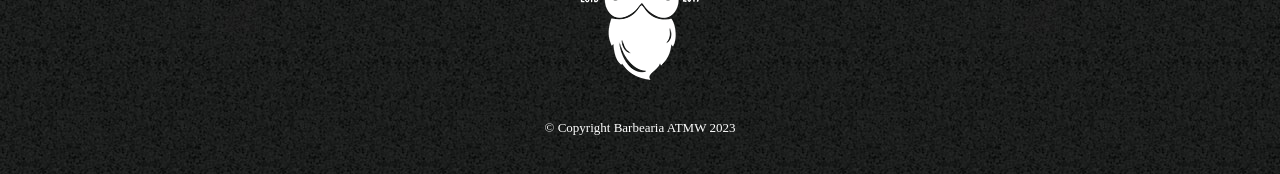
<file: Formacoes-Antigas/02-HTML5CSS3-2/index.html>
<!DOCTYPE html>
<html lang="pt-br">
<head>
    <meta charset="UTF-8">
    <title>Barbearia do Guto</title>
    <link href="estilos/reset.css" rel="stylesheet"/>
    <link href="estilos/shared.css" rel="stylesheet"/>
    <link href="estilos/styles.css" rel="stylesheet"/>
</head>
<body>

    <header>
        <div class="header-wrapper">
            <h1>
                <img src="imagens/logo.png" alt="">
            </h1>
            <nav>
                <ul>
                    <li><a href="index.html">Home</a></li>
                    <li><a href="produtos.html">Produtos</a></li>
                    <li><a href="contato.html">Contato</a></li>
                </ul>
            </nav>

        </div>
    </header>

    <main>

        <img id="banner" src="imagens/banner.jpg" alt=""/>

        <div class="principal">
            <h2 class="centralized-title">Sobre a Barbearia do Guto</h2>

            <p>Localizada no coração da cidade a <strong>Barbearia do Guto</strong> traz para o mercado o que há de
                melhor para o seu cabelo e barba. Fundada em 2019, a Barbearia do Guto já é destaque na cidade e
                conquista novos clientes a cada dia.</p>

            <p id="mission"><em>Nossa missão é: <strong>"Proporcionar auto-estima e qualidade de vida aos
                clientes"</strong>.</em>
            </p>

            <p>Oferecemos profissionais experientes e antenados às mudanças no mundo da moda. O atendimento possui
                padrão de excelência e agilidade, garantindo qualidade e satisfação dos nossos clientes.</p>

        </div>

        <div class="benefits">
            <h3 class="centralized-title">Benefícios</h3>

            <ul>
                <li class="items">Atendimento aos Clientes</li>
                <li class="items">Espaço diferenciado</li>
                <li class="items">Localização</li>
                <li class="items">Profissionais Qualificados</li>
            </ul>

            <img alt="" class="img-benefits" src="imagens/beneficios.jpg"/>
        </div>
    </main>


    <footer>
        <img alt="" src="imagens/logo-branco.png">
        <p class="copyright">&copy; Copyright Barbearia ATMW 2023</p>
    </footer>

</body>
</html>
</file>
<file: 01-HTML5CSS3-1/styles.css>
body {

}

#banner {
    width: 100%;
}

.principal {
    background: #CCC;
    padding: 30px;
}

.main-title {
    padding: 20px;
}

p {
    text-align: center;
}


#mission {
    font-size: 20px;
}

em strong {
    color: red;
}

.benefits {
    background: #fff;
    padding: 20px;
}

.centralized-title {
    text-align: center;
}

ul {
    display: inline-block;
    vertical-align: top;
    width: 20%;
    margin-right: 15%;
}

.items {
    font-style: italic;
}

.img-benefits {
    width: 50%;
}
</file>
<file: 02-HTML5CSS3-2/estilos/shared.css>
/* header  */
header {
    background: #bbb;
    padding: 20px 0;
}

.header-wrapper {
    position: relative;
    width: 80%;
    margin: 0 auto;
}


nav {
    position: absolute;
    top: 50%;
    right: 30px;
    transform: translateY(-50%);
}

nav li {
    display: inline;
    margin: 0 0 0 15px;
}

nav a {
    text-transform: uppercase;
    color: #000;
    font-weight: bold;
    font-size: 22px;
    text-decoration: none;
    display: inline-block;
}

nav a:visited {
    color: red;
}

nav a:hover {
    transition: all .1s ease-in-out;
    transform: scale(1.1);
    color: blue;
    text-decoration: underline;
}


/* === footer === */


footer {
    text-align: center;
    background: url(../imagens/bg.jpg);
    padding: 40px 0;
}

.copyright {
    color: #fff;
    font-size: 13px;
    margin: 20px 0 0;
}
</file>
<file: 02-HTML5CSS3-2/estilos/styles.css>
body {

}

#banner {
    width: 100%;
}

.principal {
    background: #CCC;
    padding: 30px;
}

.main-title {
    padding: 20px;
}

p {
    text-align: center;
}


#mission {
    font-size: 20px;
}

em strong {
    color: red;
}

.benefits {
    background: #fff;
    padding: 20px;
}

.centralized-title {
    text-align: center;
}

.benefits ul {
    display: inline-block;
    vertical-align: top;
    width: 20%;
    margin-right: 15%;
}

.items {
    font-style: italic;
}

.img-benefits {
    width: 50%;
}
</file>
<file: 03-HTMLCSS-ambienteDev-estruturaArquivos-tags/styles/index.css>
body {
    background-color: #000;
    color: #F6F6F6;
}

img {
    border-radius: 16px;
    max-width: 666px;
    transform: translate(-18px, 18px);
    border: 3px solid #FFF;
}

h1 strong {
    color: #22D4FD;
}

.img-border {
    border: 3px solid #22D4FD;
    display: inline-block;
    border-radius: 16px;
    transform: translate(18px, -18px);
}
</file>
<file: 04-HTMLCSS-classes-pos-flex/styles/index.css>
body {
    background-color: #000;
    color: #F6F6F6;
}

img {
    border-radius: 16px;
    max-width: 666px;
    transform: translate(-18px, 18px);
    border: 3px solid #FFF;
}

h1 strong {
    color: #22D4FD;
}

.img-border {
    border: 3px solid #22D4FD;
    display: inline-block;
    border-radius: 16px;
    transform: translate(18px, -18px);
}
</file>
<file: 05-HTMLCSS-cabecalho-footer-variaveisCSS/styles/index.css>
@import url('https://fonts.googleapis.com/css2?family=Krona+One&family=Montserrat:wght@400;600&display=swap');

* {
    margin: 0;
    padding: 0;
    box-sizing: border-box;
}

html {
    display: block;
    height: 100%;
}


body {
    display: flex;
    flex-direction: column;
    justify-content: center;
    align-items: stretch;
    height: 100%;
    background-color: #000;
    color: #F6F6F6;
}

h1 strong {
    color: #22D4FD;
}

.img-border {
    border: 3px solid #22D4FD;
    display: inline-block;
    border-radius: 16px;
    transform: translate(18px, -18px);
    margin: 18px 18px 0 0;
}

.img-border img {
    border-radius: 16px;
    max-width: 333px;
    transform: translate(-18px, 18px);
    border: 3px solid #FFF;
}


main {
    display: flex;
    align-items: center;
    justify-content: space-between;
    gap: 60px;
    margin: 0 10%;
    padding: 30px 0;
    flex: 1;
}


section {
    max-width: 615px;
    display: flex;
    flex-direction: column;
    gap: 40px;
}

section h1 {
    font-size: 36px;
    font-family: 'Krona One', sans-serif;
}

section p {
    font-size: 24px;
    font-family: 'Montserrat', sans-serif;
}

section .actions {
    display: flex;
    flex-direction: column;
    justify-content: space-between;
    align-items: center;
    gap: 32px;
}

section .actions h2 {
    font-size: 24px;
    font-family: 'Krona One', sans-serif;
    font-weight: 400;
}

section .actions a {
    border-radius: 16px;
    border: 1px solid #22D4FD;
    background: #000;

    width: 280px;
    padding: 16px;
    color: #FFF;

    text-align: center;
    font-family: 'Montserrat', sans-serif;
    font-size: 24px;
    font-weight: 600;
    text-decoration: none;

    display: flex;
    gap: 16px;
    align-items: center;
    justify-content: center;

    transition: 300ms ease-in-out;
}

section .actions a:hover {
    transform: scale(1.1);
    background: #272727;
}

section .actions a img {
    width: 32px;
    height: 32px;
}


footer {
    background: #22D4FD;
    color: #000;
    padding: 24px;
    flex: 0;
}

footer p {
    text-align: center;
    font-family: 'Montserrat', sans-serif;
    font-size: 24px;
    font-weight: 400;
}
</file>
<file: Formacao-HTMLCSS-1/curso-03/styles/index.css>
@import url('https://fonts.googleapis.com/css2?family=Krona+One&family=Montserrat:wght@400;600&display=swap');

:root {
    --cor-1: #FAE392;
    --cor-2: #F1C93B;
    --cor-3: #1A5D1A;
    --cor-4: #272727;

    --font-1: 'Krona One', sans-serif;
    --font-2: 'Montserrat', sans-serif;
}

* {
    margin: 0;
    padding: 0;
    box-sizing: border-box;
}

html {
    display: block;
    height: 100%;
}


body {
    display: flex;
    flex-direction: column;
    height: 100%;
    background-color: var(--cor-1);
    color: var(--cor-2);
}

h1 strong {
    color: var(--cor-3);
}

.img-border {
    border: 3px solid var(--cor-3);
    display: inline-block;
    border-radius: 16px;
    transform: translate(18px, -18px);
    margin: 18px 18px 0 0;
}

.img-border img {
    border-radius: 16px;
    max-width: 333px;
    transform: translate(-18px, 18px);
    border: 3px solid var(--cor-2);
}


header {
    padding: 3% 10%;
    flex: 0;
}

header nav {
    display: flex;
    gap: 80px;
}

header nav a {
    color: var(--cor-3);
    font-family: var(--font-2);
    font-size: 24px;
    font-weight: 600;
    text-decoration: none;
}


main {
    display: flex;
    align-items: flex-start;
    justify-content: space-around;
    gap: 60px;
    margin: 0 10%;
    padding: 30px 0;
    flex: 1;
}


section {
    max-width: 615px;
    display: flex;
    flex-direction: column;
    gap: 40px;
}

section h1 {
    font-size: 36px;
    font-family: var(--font-1);
}

section p {
    font-size: 24px;
    font-family: var(--font-2);
    line-height: 36px;
}

section .actions {
    display: flex;
    flex-direction: column;
    justify-content: space-between;
    align-items: center;
    gap: 32px;
}

section .actions h2 {
    font-size: 24px;
    font-family: var(--font-1);
    font-weight: 400;
}

section .actions a {
    border-radius: 16px;
    border: 1px solid var(--cor-3);
    background: var(--cor-1);

    width: 280px;
    padding: 16px;
    color: var(--cor-2);

    text-align: center;
    font-family: var(--font-2);
    font-size: 24px;
    font-weight: 600;
    text-decoration: none;

    display: flex;
    gap: 16px;
    align-items: center;
    justify-content: center;
}

section .actions a:hover {
    transform: scale(1.1);
    background: var(--cor-4);
}

section .actions a img {
    width: 32px;
    height: 32px;
}


footer {
    background: var(--cor-3);
    color: var(--cor-1);
    padding: 24px;
    flex: 0;
}

footer p {
    text-align: center;
    font-family: var(--font-2);
    font-size: 24px;
    font-weight: 400;
}
</file>
<file: Formacao-HTMLCSS-1/curso-05/styles/index.css>
@import url('https://fonts.googleapis.com/css2?family=Krona+One&family=Montserrat:wght@400;600&display=swap');

:root {
    --cor-azul-1: #167BF7;
    --cor-verde-1: #1b920d;
    --cor-branco-0: #FFFFFF;
    --cor-branco-1: #F9F9F9;
    --cor-preto-1: #040814;
    --cor-vermelho-1: #EC2F46;
    --cor-cinza-1: #C0C0C0;

    --font-Inter: 'Inter', sans-serif;
}

* {
    margin: 0;
    padding: 0;
    box-sizing: border-box;
    color: var(--cor-branco-1);
    font-family: var(--font-Inter);
}

html {
    display: block;
    height: 100%;
}


body {
    display: flex;
    flex-direction: column;
    height: 100%;
    width: 100%;
    align-items: center;
    font-size: 16px;
    background-color: var(--cor-preto-1);

}

a.btn {
    text-decoration: none;
    padding: 16px;
    display: inline-block;
    border-radius: 8px;
    margin-bottom: 16px;
    background-color: var(--cor-azul-1);
    color: var(--cor-branco-0);
    transition: background-color 300ms ease-in-out;
}

a.btn:hover {
    background-color: var(--cor-verde-1);
}

p {
    margin-bottom: 1em;
}

ul, ul li {
    list-style: none;
}

h1, h2 {
    font-weight: bold;
    margin-bottom: 8px;
    color: var(--cor-branco-0);
}

h2 {
    font-size: 48px;
    width: 100%;
}

section > div > img {
    margin: 0 auto;
    display: block;
    width: 100%;
}

section > div {
    width: 50%;
}

section > div:nth-of-type(1):nth-last-of-type(1) {
    width: 100%;
}

section {
    max-width: 1440px;
    width: 100%;
    display: flex;
    flex-direction: row;
    margin: 0 auto;
    min-height: 100vh;

    padding: 45px;
    gap: 69px;
    align-items: center;
}

/* section #landing */

#landing {
    padding: 32px;
    gap: 32px;
    justify-content: flex-start;
    background: url("../medias/Background.png") no-repeat center right;
    background-size: contain;
}

#landing > div > img {
    max-width: 356px;
}

#landing > div {
    max-width: 588px;
    padding: 22px;

    display: flex;
    flex-direction: column;
    align-items: center;
    justify-content: center;
    gap: 22px;
}

#landing h1 {
    text-align: center;
    font-size: 28px;
}

#landing ul li {
    text-align: center;
    color: var(--cor-cinza-1);
}

#landing a {
    width: 100%;
    max-width: 512px;
}

#landing ul li:nth-of-type(2) a {
    background-color: transparent;
    border: 1px solid var(--cor-branco-0);
}

#landing ul li:nth-of-type(2) a:hover {
    background-color: var(--cor-verde-1);
}

#landing ul li:nth-last-of-type(1) {
    font-size: 12px;
}

/* others sections */

#platforms img,
#promotions img,
#courses img {
    max-width: 498px;
}


#devices {
    flex-direction: column;
    align-items: center;
    justify-content: center;
    gap: 32px;
}

#devices h2 {
    text-align: center;
}

#devices > ul {
    display: flex;
    flex-direction: row;
    justify-content: space-evenly;
    width: 100%;
}

#devices > ul li img {
    min-width: 234px;
    max-width: 339px;
    width: 100%;
}

#devices > ul li p {
    text-align: center;
    font-weight: 700;
    font-size: 32px;
}

footer {
    max-width: 1200px;
    width: 100%;
    display: flex;
    flex-direction: column;
    align-items: center;
    padding: 0 16px 30px;
}

footer > img {
    max-width: 102px;
    margin-bottom: 40px;
}

footer > ul {
    display: flex;
    flex-direction: row;
    gap: 16px;
    margin-bottom: 24px;
}

footer > ul li {
    text-align: center;
}

footer > ul li a {
    text-decoration: none;
    color: var(--cor-branco-0);
    font-size: 16px;
    font-weight: 400;
    line-height: 150%;
    transition: all 300ms ease-in-out;
}

footer > ul li a:hover {
    color: var(--cor-verde-1);
}

footer > p {
    color: var(--cor-cinza-1);
    font-size: 14px;
    text-align: center;
    font-weight: normal;
}
</file>
<file: Formacao-HTMLCSS-1/curso-06/assets/styles.css>
@import url('https://fonts.googleapis.com/css2?family=Poppins:wght@300;400;500;700&display=swap');
@import url('reset.css');
@import url('root.css');
@import url('header.css');
@import url('banner.css');
</file>
<file: Formacoes-Antigas/01-HTML5CSS3-1/styles.css>
body {

}

#banner {
    width: 100%;
}

.principal {
    background: #CCC;
    padding: 30px;
}

.main-title {
    padding: 20px;
}

p {
    text-align: center;
}


#mission {
    font-size: 20px;
}

em strong {
    color: red;
}

.benefits {
    background: #fff;
    padding: 20px;
}

.centralized-title {
    text-align: center;
}

ul {
    display: inline-block;
    vertical-align: top;
    width: 20%;
    margin-right: 15%;
}

.items {
    font-style: italic;
}

.img-benefits {
    width: 50%;
}
</file>
<file: Formacoes-Antigas/02-HTML5CSS3-2/estilos/shared.css>
/* header  */
header {
    background: #bbb;
    padding: 20px 0;
}

.header-wrapper {
    position: relative;
    width: 80%;
    margin: 0 auto;
}


nav {
    position: absolute;
    top: 50%;
    right: 30px;
    transform: translateY(-50%);
}

nav li {
    display: inline;
    margin: 0 0 0 15px;
}

nav a {
    text-transform: uppercase;
    color: #000;
    font-weight: bold;
    font-size: 22px;
    text-decoration: none;
    display: inline-block;
}

nav a:visited {
    color: red;
}

nav a:hover {
    transition: all .1s ease-in-out;
    transform: scale(1.1);
    color: blue;
    text-decoration: underline;
}


/* === footer === */


footer {
    text-align: center;
    background: url(../imagens/bg.jpg);
    padding: 40px 0;
}

.copyright {
    color: #fff;
    font-size: 13px;
    margin: 20px 0 0;
}
</file>
<file: Formacoes-Antigas/02-HTML5CSS3-2/estilos/styles.css>
body {

}

#banner {
    width: 100%;
}

.principal {
    background: #CCC;
    padding: 30px;
}

.main-title {
    padding: 20px;
}

p {
    text-align: center;
}


#mission {
    font-size: 20px;
}

em strong {
    color: red;
}

.benefits {
    background: #fff;
    padding: 20px;
}

.centralized-title {
    text-align: center;
}

.benefits ul {
    display: inline-block;
    vertical-align: top;
    width: 20%;
    margin-right: 15%;
}

.items {
    font-style: italic;
}

.img-benefits {
    width: 50%;
}
</file>
